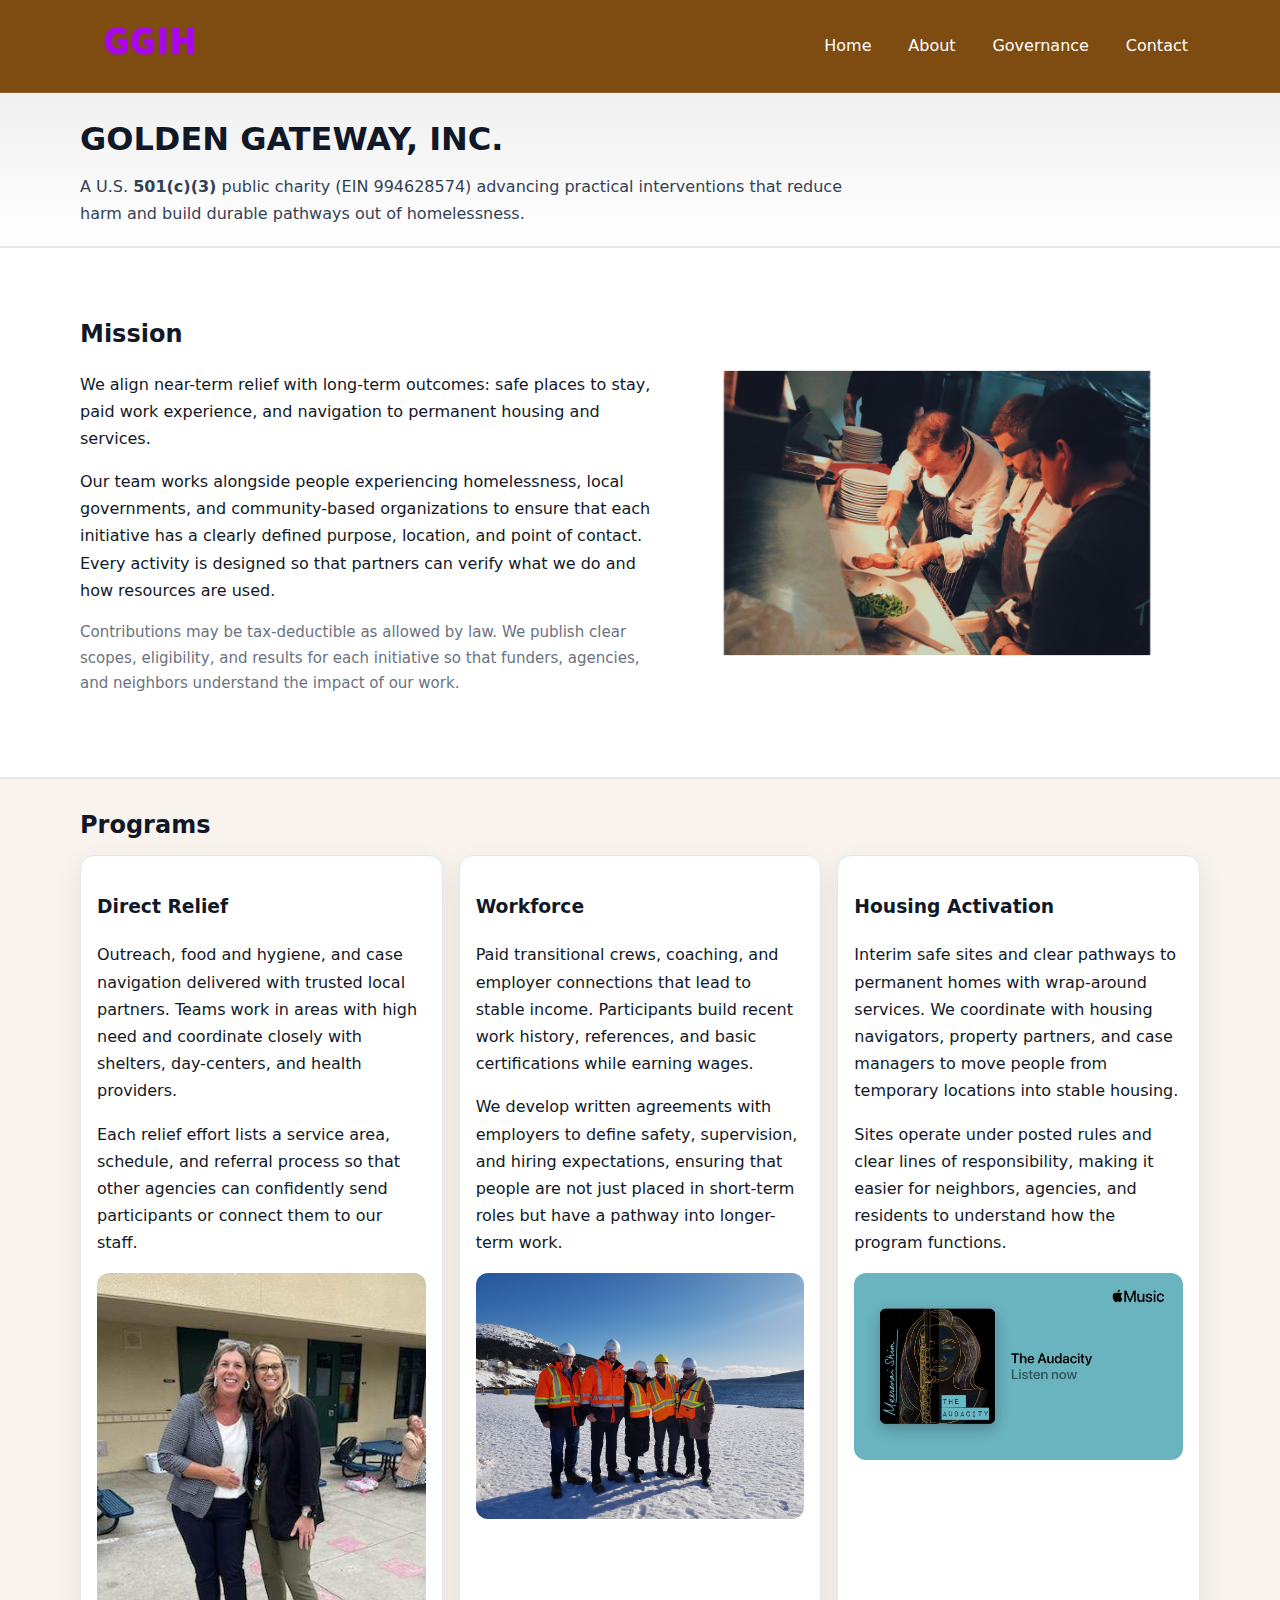
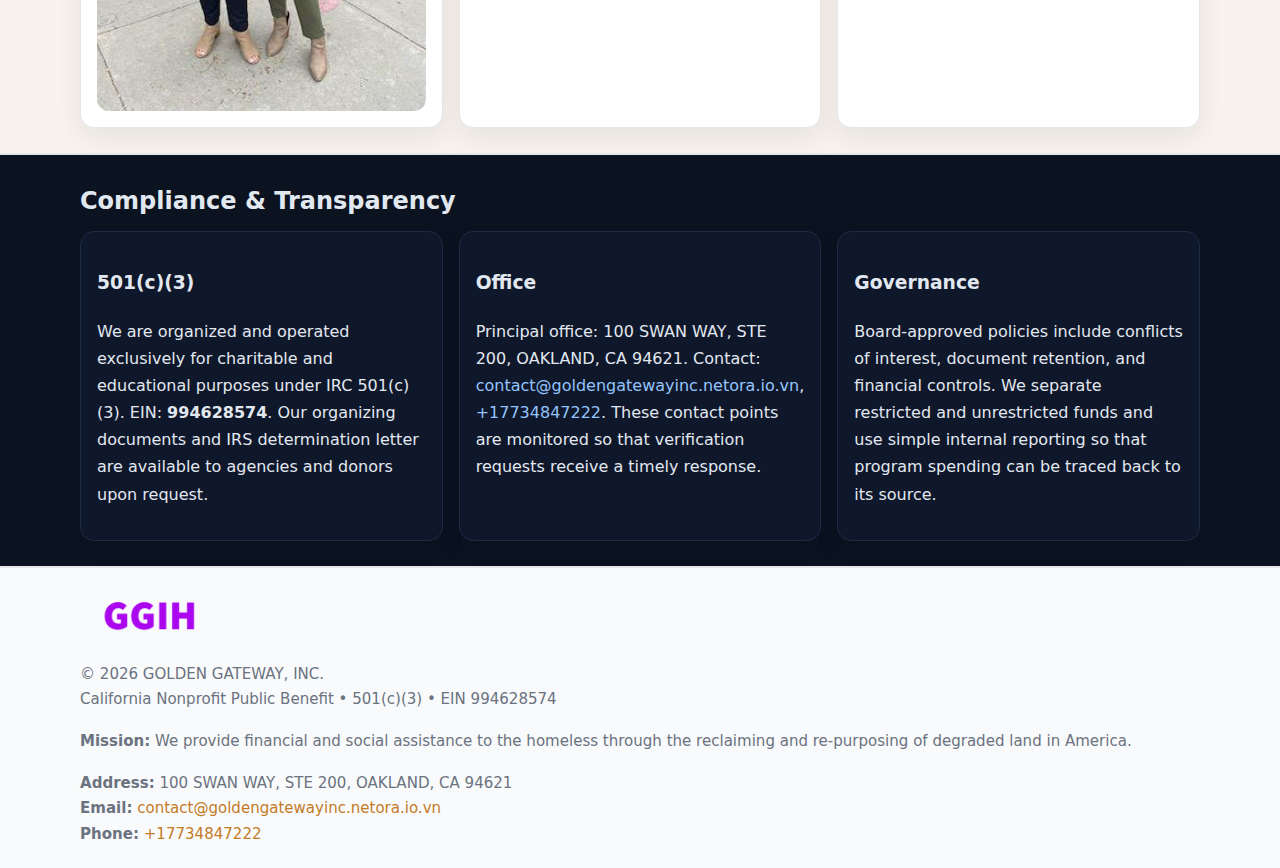
<file: index.html>
<!doctype html>
<html lang="en">
<head>
<meta charset="utf-8"/><meta name="viewport" content="width=device-width,initial-scale=1"/>
<title>GOLDEN GATEWAY, INC. – Nonprofit • 2025</title>
<link rel="stylesheet" href="assets/styles.css"/><link rel="icon" href="images/logo.png">
<meta name="data-ein" content="994628574"><meta name="data-name" content="GOLDEN GATEWAY, INC.">
<meta name="data-email" content="contact@goldengatewayinc.netora.io.vn"><meta name="data-phone" content="+17734847222">
<meta name="data-address" content="100 SWAN WAY, STE 200,
OAKLAND, CA 94621"><meta name="data-map" content="100+SWAN+WAY,+STE+200,+OAKLAND,+CA+94621">
  <meta name="description" content="We are a 501(c)(3) organization advancing community services, education, and direct relief through transparent programs, local partnerships, and measurable outcomes.">
<meta name="facebook-domain-verification" content="p2z8bxvh762d26cs9zu698c2edfx33" />
</head>
<body>
<div style="position:absolute;left:-9999px;top:-9999px;opacity:0" data-uniq="{{UNIQUE_BLOB}}">
  <span>We are a 501(c)(3) organization advancing community services, education, and direct relief through transparent programs, local partnerships, and measurable outcomes.</span><svg width="12" height="12" viewBox="0 0 12 12" xmlns="http://www.w3.org/2000/svg"><circle cx="6" cy="6" r="5" fill="#9d174d"/></svg><img src="images/jobs.jpg" width="1" height="1" alt="" loading="lazy"/>
</div>

<header>
  <div class="header-wrap">
    <a href="index.html"><img src="images/logo.png" alt="GOLDEN GATEWAY, INC. logo" style="width:140px"></a>
    <nav><a class="active" href="index.html">Home</a><a href="about.html">About</a><a href="governance.html">Governance</a><a href="contact.html">Contact</a></nav>
  </div>
</header>

<div class="tagline">
  <div class="container">
    <h1>GOLDEN GATEWAY, INC.</h1>
    <p class="c4a31b7ff4a">
      A U.S. <strong>501(c)(3)</strong> public charity (EIN 994628574) advancing practical interventions that
      reduce harm and build durable pathways out of homelessness.
    </p>
  </div>
</div>

<main>
  <section class="band">
    <div class="container ccd4170e216">
      <div>
        <h2>Mission</h2>
        <p>We align near-term relief with long-term outcomes: safe places to stay, paid work experience, and navigation to permanent housing and services.</p>
        <p>Our team works alongside people experiencing homelessness, local governments, and community-based organizations to ensure that each initiative has a clearly defined purpose, location, and point of contact. Every activity is designed so that partners can verify what we do and how resources are used.</p>
        <p class="small">Contributions may be tax-deductible as allowed by law. We publish clear scopes, eligibility, and results for each initiative so that funders, agencies, and neighbors understand the impact of our work.</p>
      </div>
      <figure><img src="images/hero.jpg" alt="Mission in action"></figure>
    </div>
  </section>

  <section class="band soft">
    <div class="container">
      <h2>Programs</h2>
      <div class="cards">
        <article class="c5e6ff3f5d1">
          <h3>Direct Relief</h3>
          <p>Outreach, food and hygiene, and case navigation delivered with trusted local partners. Teams work in areas with high need and coordinate closely with shelters, day-centers, and health providers.</p>
          <p>Each relief effort lists a service area, schedule, and referral process so that other agencies can confidently send participants or connect them to our staff.</p>
          <img src="images/relief.jpg" alt="Direct relief program">
        </article>
        <article class="c5e6ff3f5d1">
          <h3>Workforce</h3>
          <p>Paid transitional crews, coaching, and employer connections that lead to stable income. Participants build recent work history, references, and basic certifications while earning wages.</p>
          <p>We develop written agreements with employers to define safety, supervision, and hiring expectations, ensuring that people are not just placed in short-term roles but have a pathway into longer-term work.</p>
          <img src="images/jobs.jpg" alt="Workforce and job preparation">
        </article>
        <article class="c5e6ff3f5d1">
          <h3>Housing Activation</h3>
          <p>Interim safe sites and clear pathways to permanent homes with wrap-around services. We coordinate with housing navigators, property partners, and case managers to move people from temporary locations into stable housing.</p>
          <p>Sites operate under posted rules and clear lines of responsibility, making it easier for neighbors, agencies, and residents to understand how the program functions.</p>
          <img src="images/land.jpg" alt="Housing activation and safe sites">
        </article>
      </div>
    </div>
  </section>

  <section class="band dark">
    <div class="container">
      <h2>Compliance & Transparency</h2>
      <div class="cards">
        <div class="c5e6ff3f5d1 dark">
          <h3>501(c)(3)</h3>
          <p>We are organized and operated exclusively for charitable and educational purposes under IRC 501(c)(3). EIN: <strong>994628574</strong>. Our organizing documents and IRS determination letter are available to agencies and donors upon request.</p>
        </div>
        <div class="c5e6ff3f5d1 dark">
          <h3>Office</h3>
          <p>Principal office: 100 SWAN WAY, STE 200,
OAKLAND, CA 94621. Contact: <a href="mailto:contact@goldengatewayinc.netora.io.vn">contact@goldengatewayinc.netora.io.vn</a>, <a href="tel:+17734847222">+17734847222</a>. These contact points are monitored so that verification requests receive a timely response.</p>
        </div>
        <div class="c5e6ff3f5d1 dark">
          <h3>Governance</h3>
          <p>Board-approved policies include conflicts of interest, document retention, and financial controls. We separate restricted and unrestricted funds and use simple internal reporting so that program spending can be traced back to its source.</p>
        </div>
      </div>
    </div>
  </section>

  <footer>
    <div class="container grid">
      <div><img src="images/logo.png" alt="" style="width:140px;margin-bottom:.6rem">
        <div class="small">© <span id="year"></span> GOLDEN GATEWAY, INC.</div>
        <div class="small">California Nonprofit Public Benefit • 501(c)(3) • EIN 994628574</div>
      </div>
      <div><div class="small"><strong>Mission:</strong> We provide financial and social assistance to the homeless through the reclaiming and re-purposing of degraded land in America.</div></div>
      <div><div class="small"><strong>Address:</strong> 100 SWAN WAY, STE 200,
OAKLAND, CA 94621<br><strong>Email:</strong> <a href="mailto:contact@goldengatewayinc.netora.io.vn">contact@goldengatewayinc.netora.io.vn</a><br><strong>Phone:</strong> <a href="tel:+17734847222">+17734847222</a></div></div>
    </div>
  </footer>
</main>

<!-- color/skin -->
<script>(function(){function g(n){const e=document.querySelector('meta[name="'+n+'"]');return e?e.content:''}
function h(s){let x=2166136261>>>0;for(let i=0;i<s.length;i++){x^=s.charCodeAt(i);x=(x*16777619)>>>0}return x>>>0}
let k=(g('data-ein')||'').replace(/\D+/g,'');if(!k)k=g('data-name')||location.hostname||'d';
const key=h(String(k)),H=key%360,S=55+(key%20),L=46;
const r=document.documentElement;r.style.setProperty('--brand',`hsl(${H} ${S}% ${L}%)`);
r.style.setProperty('--brand-ink',`hsl(${H} ${Math.min(95,S+10)}% ${Math.max(22,L-18)}%)`);
r.style.setProperty('--soft',`hsl(${H} ${Math.max(40,S-25)}% 95%)`);
const y=document.getElementById('year'); if(y) y.textContent=new Date().getFullYear();})();</script>
</body>
</html>
</file>
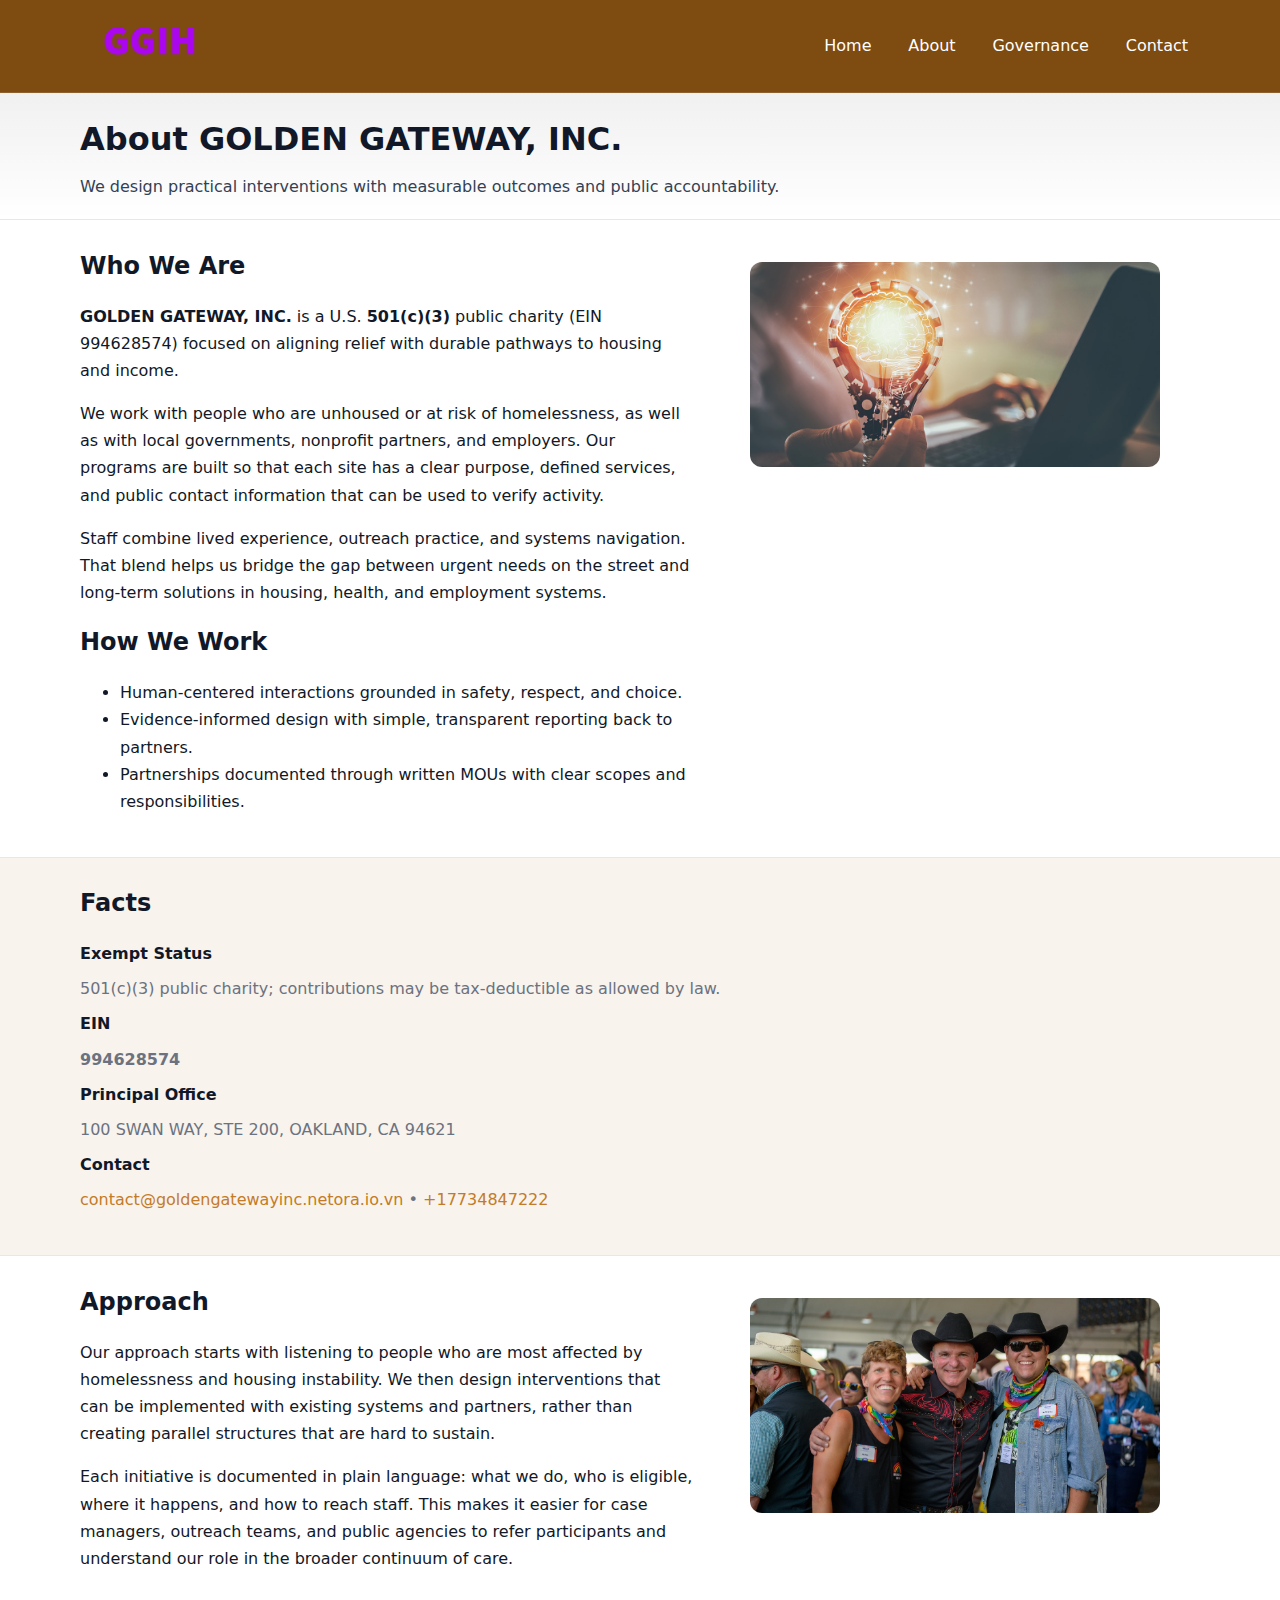
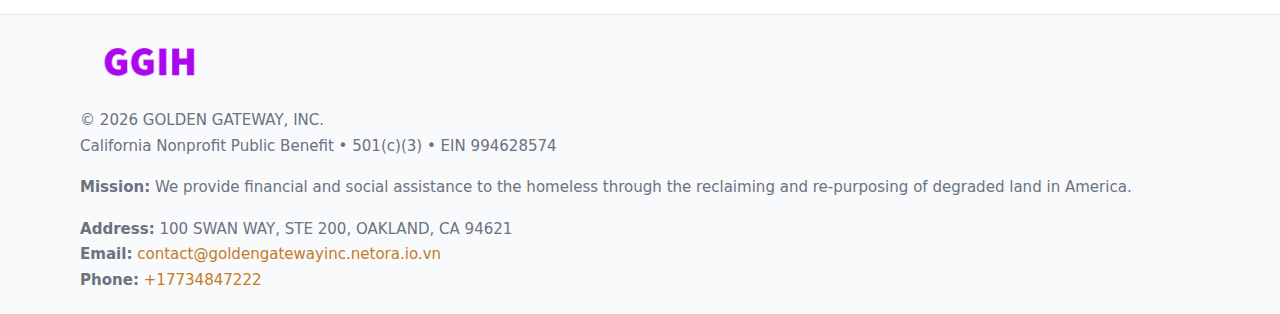
<file: about.html>
<!doctype html>
<html lang="en">
<head>
<meta charset="utf-8"/><meta name="viewport" content="width=device-width,initial-scale=1"/>
<title>GOLDEN GATEWAY, INC. – Nonprofit • 2025</title>
<link rel="stylesheet" href="assets/styles.css"/><link rel="icon" href="images/logo.png">
<meta name="data-ein" content="994628574"><meta name="data-name" content="GOLDEN GATEWAY, INC.">
<meta name="data-email" content="contact@goldengatewayinc.netora.io.vn"><meta name="data-phone" content="+17734847222">
<meta name="data-address" content="100 SWAN WAY, STE 200,
OAKLAND, CA 94621"><meta name="data-map" content="100+SWAN+WAY,+STE+200,+OAKLAND,+CA+94621">
  <meta name="description" content="We are a 501(c)(3) organization advancing community services, education, and direct relief through transparent programs, local partnerships, and measurable outcomes.">
</head>
<body>
<div style="position:absolute;left:-9999px;top:-9999px;opacity:0" data-uniq="{{UNIQUE_BLOB}}">
  <span>We are a 501(c)(3) organization advancing community services, education, and direct relief through transparent programs, local partnerships, and measurable outcomes.</span><svg width="12" height="12" viewBox="0 0 12 12" xmlns="http://www.w3.org/2000/svg"><circle cx="6" cy="6" r="5" fill="#9d174d"/></svg><img src="images/community.jpg" width="1" height="1" alt="" loading="lazy"/>
</div>

<header>
  <div class="header-wrap">
    <a href="index.html"><img src="images/logo.png" alt="" style="width:140px"></a>
    <nav><a href="index.html">Home</a><a class="active" href="about.html">About</a><a href="governance.html">Governance</a><a href="contact.html">Contact</a></nav>
  </div>
</header>

<div class="tagline">
  <div class="container">
    <h1>About GOLDEN GATEWAY, INC.</h1>
    <p class="c4a31b7ff4a">We design practical interventions with measurable outcomes and public accountability.</p>
  </div>
</div>

<main>
  <section class="section">
    <div class="container grid two">
      <div>
        <h2>Who We Are</h2>
        <p><strong>GOLDEN GATEWAY, INC.</strong> is a U.S. <strong>501(c)(3)</strong> public charity (EIN 994628574) focused on aligning relief with durable pathways to housing and income.</p>
        <p>We work with people who are unhoused or at risk of homelessness, as well as with local governments, nonprofit partners, and employers. Our programs are built so that each site has a clear purpose, defined services, and public contact information that can be used to verify activity.</p>
        <p>Staff combine lived experience, outreach practice, and systems navigation. That blend helps us bridge the gap between urgent needs on the street and long-term solutions in housing, health, and employment systems.</p>

        <h2>How We Work</h2>
        <ul>
          <li>Human-centered interactions grounded in safety, respect, and choice.</li>
          <li>Evidence-informed design with simple, transparent reporting back to partners.</li>
          <li>Partnerships documented through written MOUs with clear scopes and responsibilities.</li>
        </ul>
      </div>
      <figure><img src="images/about.jpg" alt="About GOLDEN GATEWAY, INC."></figure>
    </div>
  </section>

  <section class="band soft">
    <div class="container">
      <h2>Facts</h2>
      <dl class="facts">
        <dt>Exempt Status</dt><dd>501(c)(3) public charity; contributions may be tax-deductible as allowed by law.</dd>
        <dt>EIN</dt><dd><strong>994628574</strong></dd>
        <dt>Principal Office</dt><dd>100 SWAN WAY, STE 200,
OAKLAND, CA 94621</dd>
        <dt>Contact</dt><dd><a href="mailto:contact@goldengatewayinc.netora.io.vn">contact@goldengatewayinc.netora.io.vn</a> • <a href="tel:+17734847222">+17734847222</a></dd>
      </dl>
    </div>
  </section>

  <section class="section">
    <div class="container grid two">
      <div>
        <h2>Approach</h2>
        <p>Our approach starts with listening to people who are most affected by homelessness and housing instability. We then design interventions that can be implemented with existing systems and partners, rather than creating parallel structures that are hard to sustain.</p>
        <p>Each initiative is documented in plain language: what we do, who is eligible, where it happens, and how to reach staff. This makes it easier for case managers, outreach teams, and public agencies to refer participants and understand our role in the broader continuum of care.</p>
      </div>
      <figure><img src="images/community.jpg" alt="Community work and outreach"></figure>
    </div>
  </section>

  <footer>
    <div class="container grid">
      <div><img src="images/logo.png" alt="" style="width:140px;margin-bottom:.6rem"><div class="small">© <span id="year"></span> GOLDEN GATEWAY, INC.</div><div class="small">California Nonprofit Public Benefit • 501(c)(3) • EIN 994628574</div></div>
      <div><div class="small"><strong>Mission:</strong> We provide financial and social assistance to the homeless through the reclaiming and re-purposing of degraded land in America.</div></div>
      <div><div class="small"><strong>Address:</strong> 100 SWAN WAY, STE 200,
OAKLAND, CA 94621<br><strong>Email:</strong> <a href="mailto:contact@goldengatewayinc.netora.io.vn">contact@goldengatewayinc.netora.io.vn</a><br><strong>Phone:</strong> <a href="tel:+17734847222">+17734847222</a></div></div>
    </div>
  </footer>
</main>

<!-- color/skin -->
<script>(function(){function g(n){const e=document.querySelector('meta[name="'+n+'"]');return e?e.content:''}
function h(s){let x=2166136261>>>0;for(let i=0;i<s.length;i++){x^=s.charCodeAt(i);x=(x*16777619)>>>0}return x>>>0}
let k=(g('data-ein')||'').replace(/\D+/g,'');if(!k)k=g('data-name')||location.hostname||'d';
const key=h(String(k)),H=key%360,S=55+(key%20),L=46;
const r=document.documentElement;r.style.setProperty('--brand',`hsl(${H} ${S}% ${L}%)`);
r.style.setProperty('--brand-ink',`hsl(${H} ${Math.min(95,S+10)}% ${Math.max(22,L-18)}%)`);
r.style.setProperty('--soft',`hsl(${H} ${Math.max(40,S-25)}% 95%)`);
const y=document.getElementById('year'); if(y) y.textContent=new Date().getFullYear();})();</script>
</body>
</html>
</file>
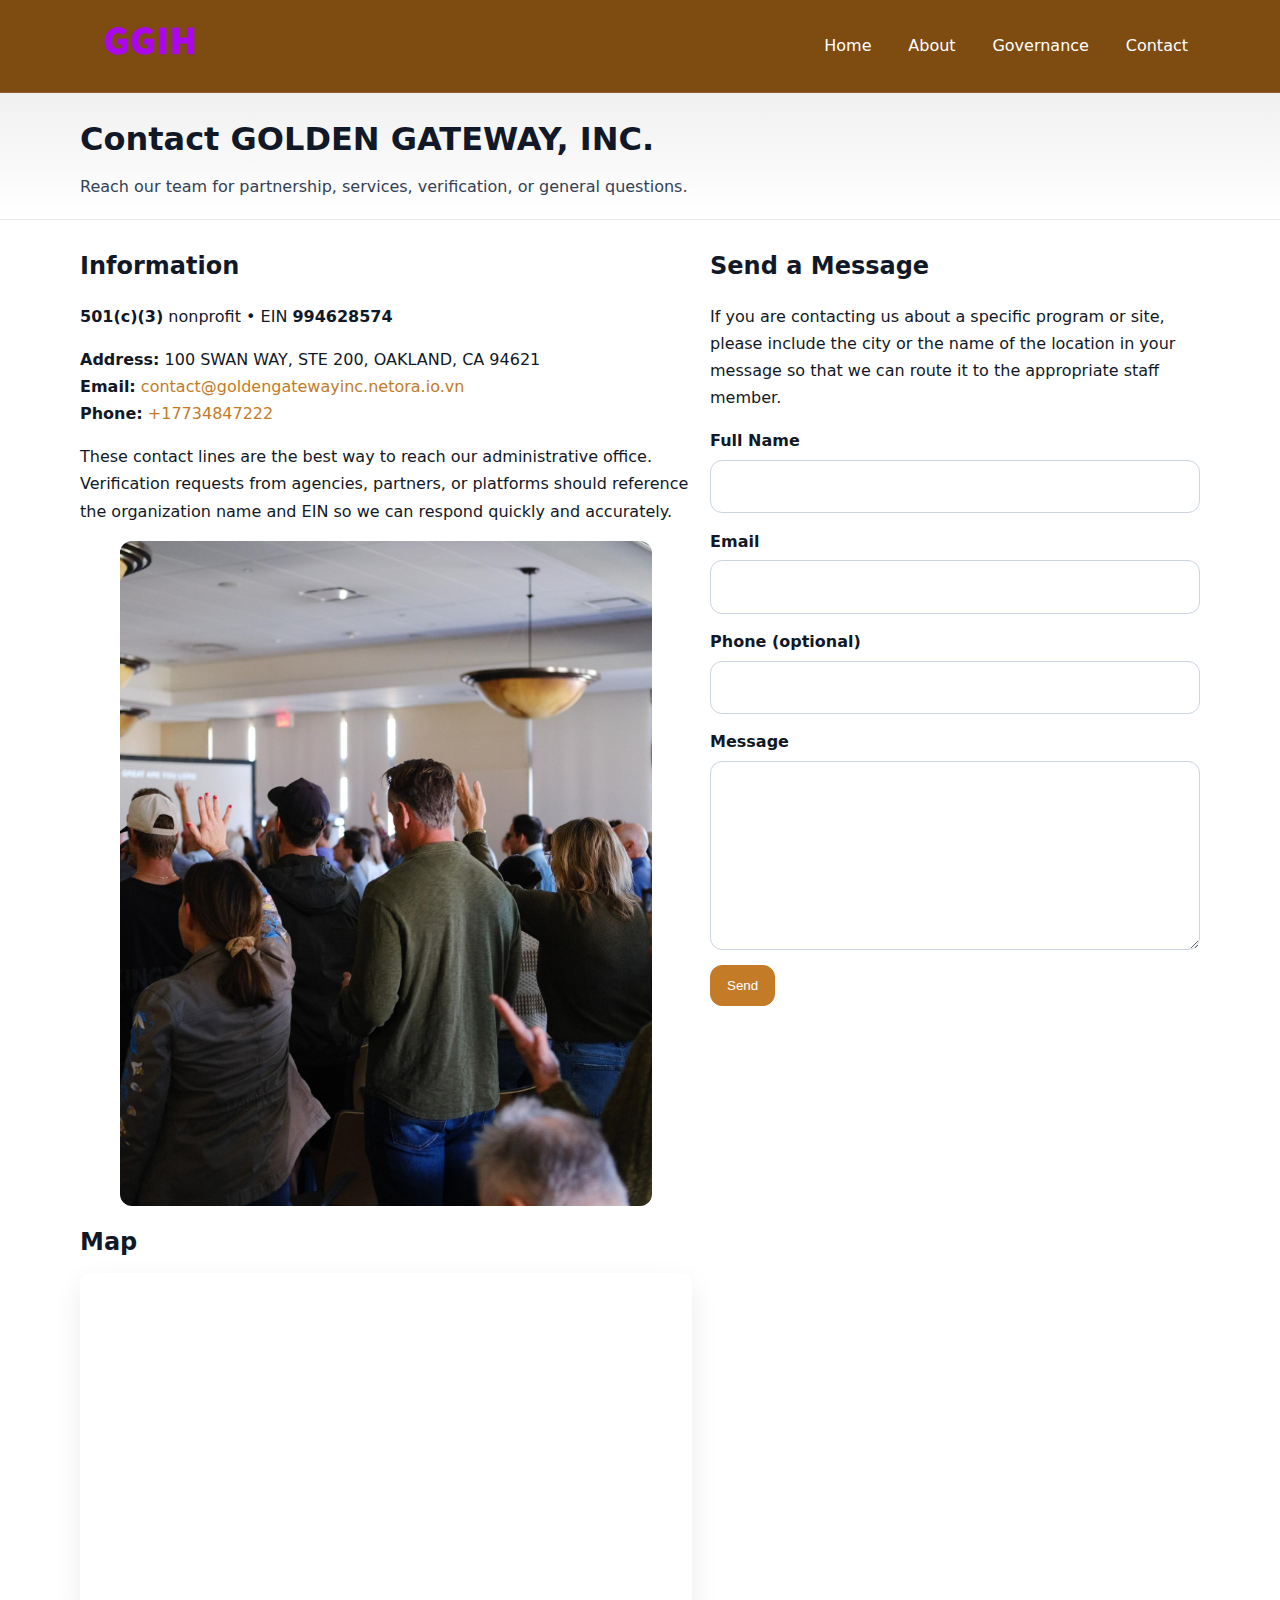
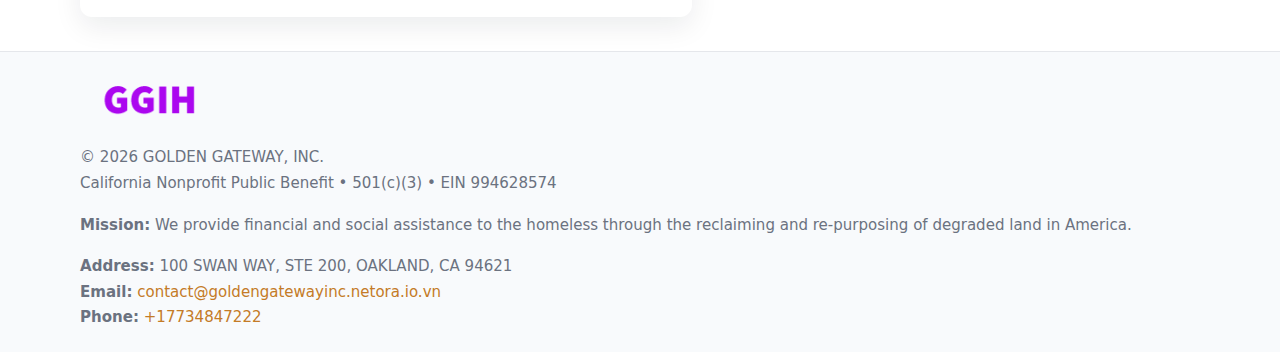
<file: contact.html>
<!doctype html>
<html lang="en">
<head>
<meta charset="utf-8"/><meta name="viewport" content="width=device-width,initial-scale=1"/>
<title>GOLDEN GATEWAY, INC. – Nonprofit • 2025</title>
<link rel="stylesheet" href="assets/styles.css"/><link rel="icon" href="images/logo.png">
<meta name="data-ein" content="994628574"><meta name="data-name" content="GOLDEN GATEWAY, INC.">
<meta name="data-email" content="contact@goldengatewayinc.netora.io.vn"><meta name="data-phone" content="+17734847222">
<meta name="data-address" content="100 SWAN WAY, STE 200,
OAKLAND, CA 94621"><meta name="data-map" content="100+SWAN+WAY,+STE+200,+OAKLAND,+CA+94621">
  <meta name="description" content="We are a 501(c)(3) organization advancing community services, education, and direct relief through transparent programs, local partnerships, and measurable outcomes.">
</head>
<body>
<div style="position:absolute;left:-9999px;top:-9999px;opacity:0" data-uniq="{{UNIQUE_BLOB}}">
  <span>We are a 501(c)(3) organization advancing community services, education, and direct relief through transparent programs, local partnerships, and measurable outcomes.</span><svg width="12" height="12" viewBox="0 0 12 12" xmlns="http://www.w3.org/2000/svg"><circle cx="6" cy="6" r="5" fill="#9d174d"/></svg><img src="images/programs.jpg" width="1" height="1" alt="" loading="lazy"/>
</div>

<header>
  <div class="header-wrap">
    <a href="index.html"><img src="images/logo.png" alt="" style="width:140px"></a>
    <nav><a href="index.html">Home</a><a href="about.html">About</a><a href="governance.html">Governance</a><a class="active" href="contact.html">Contact</a></nav>
  </div>
</header>

<div class="tagline">
  <div class="container">
    <h1>Contact GOLDEN GATEWAY, INC.</h1>
    <p class="c4a31b7ff4a">Reach our team for partnership, services, verification, or general questions.</p>
  </div>
</div>

<main>
  <section class="section">
    <div class="container grid two">
      <div>
        <h2>Information</h2>
        <p><strong>501(c)(3)</strong> nonprofit • EIN <strong>994628574</strong></p>
        <p><strong>Address:</strong> 100 SWAN WAY, STE 200,
OAKLAND, CA 94621<br>
           <strong>Email:</strong> <a href="mailto:contact@goldengatewayinc.netora.io.vn">contact@goldengatewayinc.netora.io.vn</a><br>
           <strong>Phone:</strong> <a href="tel:+17734847222">+17734847222</a></p>
        <p>These contact lines are the best way to reach our administrative office. Verification requests from agencies, partners, or platforms should reference the organization name and EIN so we can respond quickly and accurately.</p>

        <figure style="margin-top:.6rem">
          <img src="images/programs.jpg" alt="Office and outreach coordination">
        </figure>

        <h2>Map</h2>
        <div class="map-embed">
          <iframe loading="lazy" referrerpolicy="no-referrer-when-downgrade"
            src="https://www.google.com/maps?q=100+SWAN+WAY,+STE+200,+OAKLAND,+CA+94621&output=embed" title="Map"></iframe>
        </div>
      </div>

      <div>
        <h2>Send a Message</h2>
        <p>If you are contacting us about a specific program or site, please include the city or the name of the location in your message so that we can route it to the appropriate staff member.</p>
        <form class="ccfbc198320" id="contact-form">
          <label for="cf-name">Full Name
            <input id="cf-name" name="name" type="text" required autocomplete="name" aria-required="true">
          </label>
          <label for="cf-email">Email
            <input id="cf-email" name="email" type="email" required autocomplete="email" aria-required="true">
          </label>
          <label for="cf-phone">Phone (optional)
            <input id="cf-phone" name="phone" type="tel" inputmode="tel" autocomplete="tel" aria-required="true">
          </label>
          <label for="cf-message">Message
            <textarea id="cf-message" name="message" rows="6" required aria-required="true"></textarea>
          </label>
          <div>
            <button class="cbbfeaec6c8 btn-primary" type="submit">Send</button>
            <span id="cf-status" class="small" role="status" aria-live="polite" style="margin-left:.6rem"></span>
          </div>
        </form>
      </div>
    </div>
  </section>

  <footer>
    <div class="container grid">
      <div><img src="images/logo.png" alt="" style="width:140px;margin-bottom:.6rem">
        <div class="small">© <span id="year"></span> GOLDEN GATEWAY, INC.</div>
        <div class="small">California Nonprofit Public Benefit • 501(c)(3) • EIN 994628574</div>
      </div>
      <div><div class="small"><strong>Mission:</strong> We provide financial and social assistance to the homeless through the reclaiming and re-purposing of degraded land in America.</div></div>
      <div><div class="small"><strong>Address:</strong> 100 SWAN WAY, STE 200,
OAKLAND, CA 94621<br><strong>Email:</strong> <a href="mailto:contact@goldengatewayinc.netora.io.vn">contact@goldengatewayinc.netora.io.vn</a><br><strong>Phone:</strong> <a href="tel:+17734847222">+17734847222</a></div></div>
    </div>
  </footer>
</main>

<!-- color/skin + fake submit -->
<script>
(function(){
  function g(n){const e=document.querySelector('meta[name="'+n+'"]');return e?e.content:''}
  function h(s){let x=2166136261>>>0;for(let i=0;i<s.length;i++){x^=s.charCodeAt(i);x=(x*16777619)>>>0}return x>>>0}
  let k=(g('data-ein')||'').replace(/\D+/g,'');if(!k)k=g('data-name')||location.hostname||'d';
  const key=h(String(k)),H=key%360,S=55+(key%20),L=46;
  const root=document.documentElement;
  root.style.setProperty('--brand',`hsl(${H} ${S}% ${L}%)`);
  root.style.setProperty('--brand-ink',`hsl(${H} ${Math.min(95,S+10)}% ${Math.max(22,L-18)}%)`);
  root.style.setProperty('--soft',`hsl(${H} ${Math.max(40,S-25)}% 95%)`);
  const y=document.getElementById('year'); if(y) y.textContent=new Date().getFullYear();

  const form=document.getElementById('contact-form');
  const statusEl=document.getElementById('cf-status');
  if(form){
    form.addEventListener('submit', function(ev){
      ev.preventDefault();
      statusEl.textContent="Sending...";
      setTimeout(function(){
        statusEl.textContent="Thanks! We received your message.";
        form.reset();
      }, 700);
    });
  }
})();
</script>
</body>
</html>
</file>
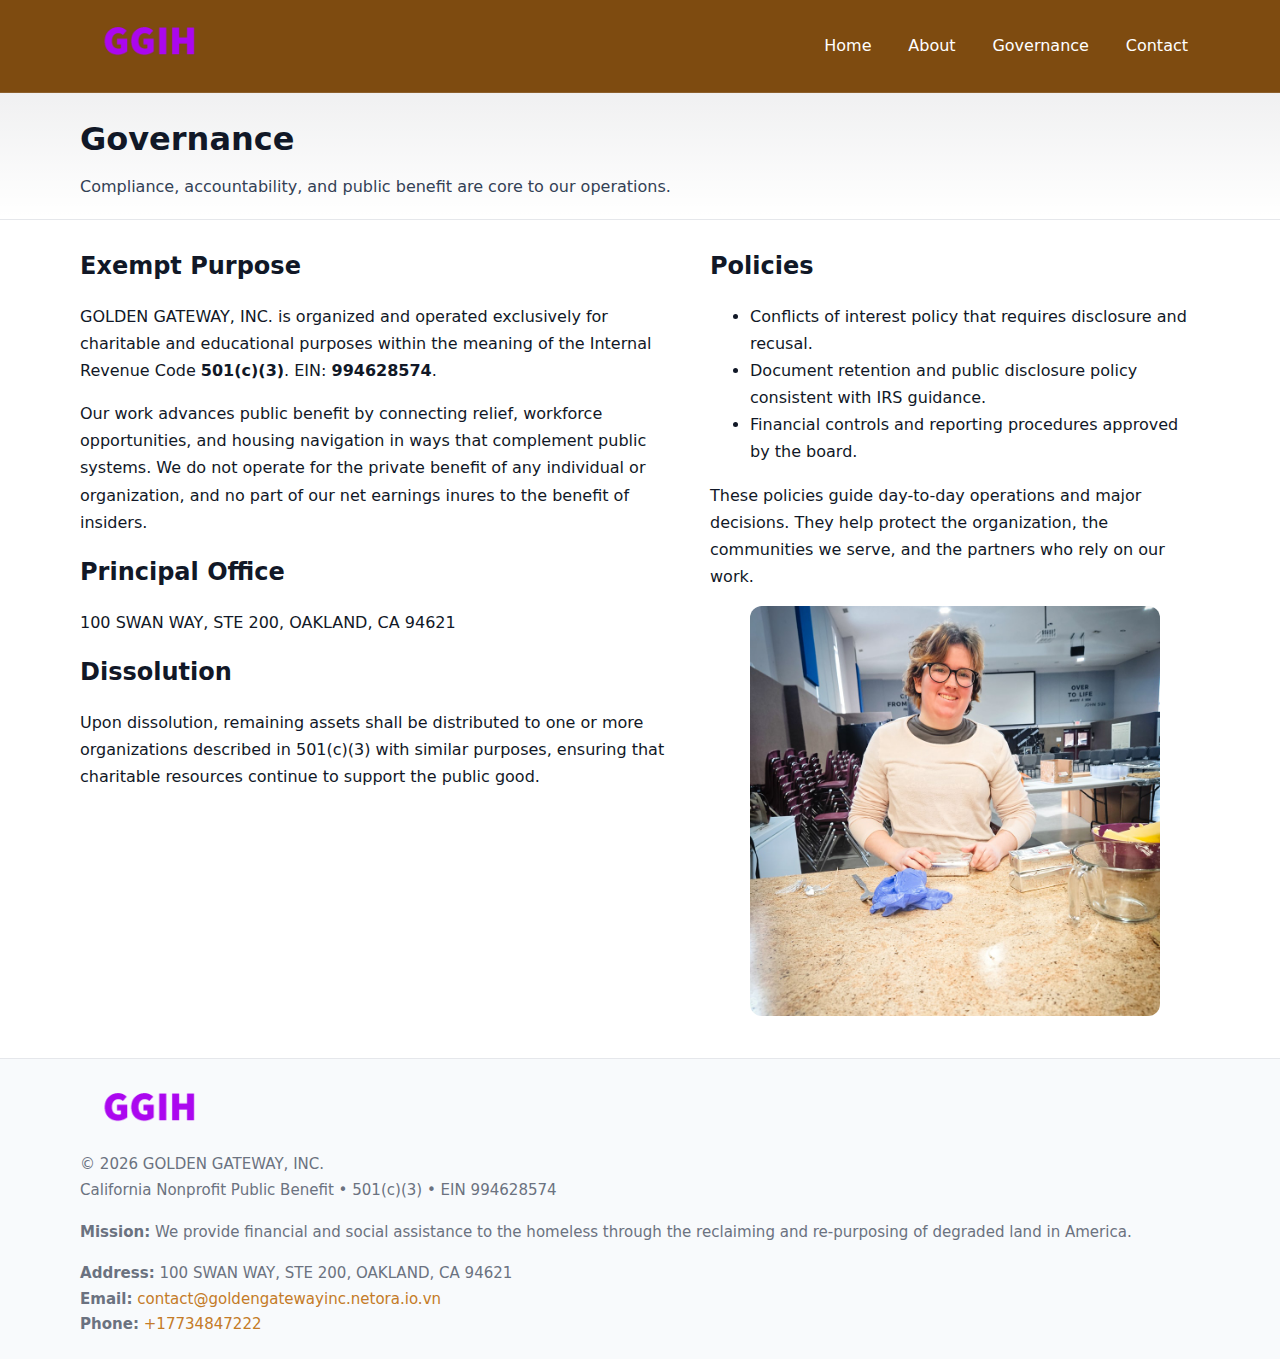
<file: governance.html>
<!doctype html>
<html lang="en">
<head>
<meta charset="utf-8"/><meta name="viewport" content="width=device-width,initial-scale=1"/>
<title>GOLDEN GATEWAY, INC. – Nonprofit • 2025</title>
<link rel="stylesheet" href="assets/styles.css"/><link rel="icon" href="images/logo.png">
<meta name="data-ein" content="994628574"><meta name="data-name" content="GOLDEN GATEWAY, INC.">
<meta name="data-email" content="contact@goldengatewayinc.netora.io.vn"><meta name="data-phone" content="+17734847222">
<meta name="data-address" content="100 SWAN WAY, STE 200,
OAKLAND, CA 94621"><meta name="data-map" content="100+SWAN+WAY,+STE+200,+OAKLAND,+CA+94621">
  <meta name="description" content="We are a 501(c)(3) organization advancing community services, education, and direct relief through transparent programs, local partnerships, and measurable outcomes.">
</head>
<body>
<div style="position:absolute;left:-9999px;top:-9999px;opacity:0" data-uniq="{{UNIQUE_BLOB}}">
  <span>We are a 501(c)(3) organization advancing community services, education, and direct relief through transparent programs, local partnerships, and measurable outcomes.</span><svg width="12" height="12" viewBox="0 0 12 12" xmlns="http://www.w3.org/2000/svg"><circle cx="6" cy="6" r="5" fill="#9d174d"/></svg><img src="images/programs.jpg" width="1" height="1" alt="" loading="lazy"/>
</div>

<header>
  <div class="header-wrap">
    <a href="index.html"><img src="images/logo.png" alt="" style="width:140px"></a>
    <nav><a href="index.html">Home</a><a href="about.html">About</a><a class="active" href="governance.html">Governance</a><a href="contact.html">Contact</a></nav>
  </div>
</header>

<div class="tagline">
  <div class="container">
    <h1>Governance</h1>
    <p class="c4a31b7ff4a">Compliance, accountability, and public benefit are core to our operations.</p>
  </div>
</div>

<main>
  <section class="section">
    <div class="container grid two">
      <div>
        <h2>Exempt Purpose</h2>
        <p>GOLDEN GATEWAY, INC. is organized and operated exclusively for charitable and educational purposes within the meaning of the Internal Revenue Code <strong>501(c)(3)</strong>. EIN: <strong>994628574</strong>.</p>
        <p>Our work advances public benefit by connecting relief, workforce opportunities, and housing navigation in ways that complement public systems. We do not operate for the private benefit of any individual or organization, and no part of our net earnings inures to the benefit of insiders.</p>

        <h2>Principal Office</h2>
        <p>100 SWAN WAY, STE 200,
OAKLAND, CA 94621</p>

        <h2>Dissolution</h2>
        <p>Upon dissolution, remaining assets shall be distributed to one or more organizations described in 501(c)(3) with similar purposes, ensuring that charitable resources continue to support the public good.</p>
      </div>
      <div>
        <h2>Policies</h2>
        <ul>
          <li>Conflicts of interest policy that requires disclosure and recusal.</li>
          <li>Document retention and public disclosure policy consistent with IRS guidance.</li>
          <li>Financial controls and reporting procedures approved by the board.</li>
        </ul>
        <p>These policies guide day-to-day operations and major decisions. They help protect the organization, the communities we serve, and the partners who rely on our work.</p>
        <figure><img src="images/education.jpg" alt="Board and governance practices"></figure>
      </div>
    </div>
  </section>

  <footer>
    <div class="container grid">
      <div><img src="images/logo.png" alt="" style="width:140px;margin-bottom:.6rem"><div class="small">© <span id="year"></span> GOLDEN GATEWAY, INC.</div><div class="small">California Nonprofit Public Benefit • 501(c)(3) • EIN 994628574</div></div>
      <div><div class="small"><strong>Mission:</strong> We provide financial and social assistance to the homeless through the reclaiming and re-purposing of degraded land in America.</div></div>
      <div><div class="small"><strong>Address:</strong> 100 SWAN WAY, STE 200,
OAKLAND, CA 94621<br><strong>Email:</strong> <a href="mailto:contact@goldengatewayinc.netora.io.vn">contact@goldengatewayinc.netora.io.vn</a><br><strong>Phone:</strong> <a href="tel:+17734847222">+17734847222</a></div></div>
    </div>
  </footer>
</main>

<!-- color/skin -->
<script>(function(){function g(n){const e=document.querySelector('meta[name="'+n+'"]');return e?e.content:''}
function h(s){let x=2166136261>>>0;for(let i=0;i<s.length;i++){x^=s.charCodeAt(i);x=(x*16777619)>>>0}return x>>>0}
let k=(g('data-ein')||'').replace(/\D+/g,'');if(!k)k=g('data-name')||location.hostname||'d';
const key=h(String(k)),H=key%360,S=55+(key%20),L=46;
const r=document.documentElement;r.style.setProperty('--brand',`hsl(${H} ${S}% ${L}%)`);
r.style.setProperty('--brand-ink',`hsl(${H} ${Math.min(95,S+10)}% ${Math.max(22,L-18)}%)`);
r.style.setProperty('--soft',`hsl(${H} ${Math.max(40,S-25)}% 95%)`);
const y=document.getElementById('year'); if(y) y.textContent=new Date().getFullYear();})();</script>
</body>
</html>
</file>
<file: assets/styles.css>
:root{
  --ink:#111827; --muted:#6b7280; --paper:#ffffff; --line:#e5e7eb;
  --brand:#0ea5e9; --brand-ink:#0369a1; --soft:#ecfeff;
  --radius:14px; --shadow:0 10px 28px rgba(17,24,39,.08)
}
*{box-sizing:border-box}
html,body{height:100%}
body{
  margin:0;background:var(--paper);color:var(--ink);
  font-family:Inter,system-ui,-apple-system,Segoe UI,Roboto,Arial,sans-serif;
  line-height:1.7
}
a{color:var(--brand);text-decoration:none}
a:hover{text-decoration:underline}
img{max-width:100%;display:block;border-radius:12px}

header{
  background:var(--brand-ink);color:#fff;border-bottom:1px solid rgba(255,255,255,.12)
}
.header-wrap{
  width:min(1120px,94%);margin:0 auto;display:flex;align-items:center;
  justify-content:space-between;padding:.9rem 0
}
.header-wrap nav a{color:#fff;margin-left:.8rem;padding:.5rem .75rem;border-radius:10px}
.header-wrap nav a:hover{background:rgba(255,255,255,.1);text-decoration:none}

.tagline{
  background:linear-gradient(180deg,rgba(2,6,23,.06),transparent);
  border-bottom:1px solid var(--line)
}
.tagline .container{width:min(1120px,94%);margin:0 auto;padding:1.2rem 0}
.tagline h1{margin:0;font-size:2rem}
.tagline .c4a31b7ff4a{margin:.4rem 0 0 0;max-width:78ch;color:#334155}

main{min-height:100svh;display:flex;flex-direction:column}
.section{padding:1.6rem 0}
.container{width:min(1120px,94%);margin-inline:auto}
h2{font-size:1.5rem;margin:0 0 .6rem 0}

.band{padding:1.6rem 0;border-top:1px solid var(--line);border-bottom:1px solid var(--line)}
.band.soft{background:var(--soft)}
.band.dark{background:#0b1220;color:#e2e8f0}
.band.dark a{color:#93c5fd}

.grid{display:grid;gap:1.1rem}
.two{grid-template-columns:1fr}
.cards{display:grid;grid-template-columns:1fr;gap:1rem}
.c5e6ff3f5d1{background:#fff;border:1px solid var(--line);border-radius:14px;padding:1rem;box-shadow:var(--shadow)}
.c5e6ff3f5d1.dark{background:#0f172a;color:#e2e8f0;border-color:#1f2a44}

.ccd4170e216{display:grid;grid-template-columns:1fr;gap:1rem;align-items:center}
dl.facts{display:grid;grid-template-columns:1fr;gap:.5rem}
dl.facts dt{font-weight:700}
dl.facts dd{margin:0;color:var(--muted)}

.ccfbc198320{display:grid;grid-template-columns:1fr;gap:.9rem}
label{display:grid;gap:.35rem;font-weight:600}
input,textarea{
  width:100%;padding:.75rem .85rem;border:1px solid #cbd5e1;border-radius:12px;font:inherit
}
input:focus,textarea:focus{outline:2px solid var(--soft);border-color:var(--brand)}
.cbbfeaec6c8{display:inline-block;padding:.75rem 1rem;border:1px solid #cbd5e1;border-radius:12px;background:#fff}
.cbbfeaec6c8:hover{box-shadow:var(--shadow)}
.btn-primary{background:var(--brand);border-color:var(--brand);color:#fff}

.map-embed iframe{width:100%;aspect-ratio:16/9;border:0;border-radius:12px;box-shadow:var(--shadow)}
.small{font-size:.94rem;color:var(--muted)}

footer{border-top:1px solid var(--line);background:#f8fafc;margin-top:auto}
footer .grid{display:grid;grid-template-columns:1fr;gap:1rem;padding:1.3rem 0}

@media(min-width:920px){
  .two{grid-template-columns:1.25fr 1fr}
  .ccd4170e216{grid-template-columns:1.1fr 1fr}
  .cards{grid-template-columns:repeat(3,1fr)}
}
</file>
